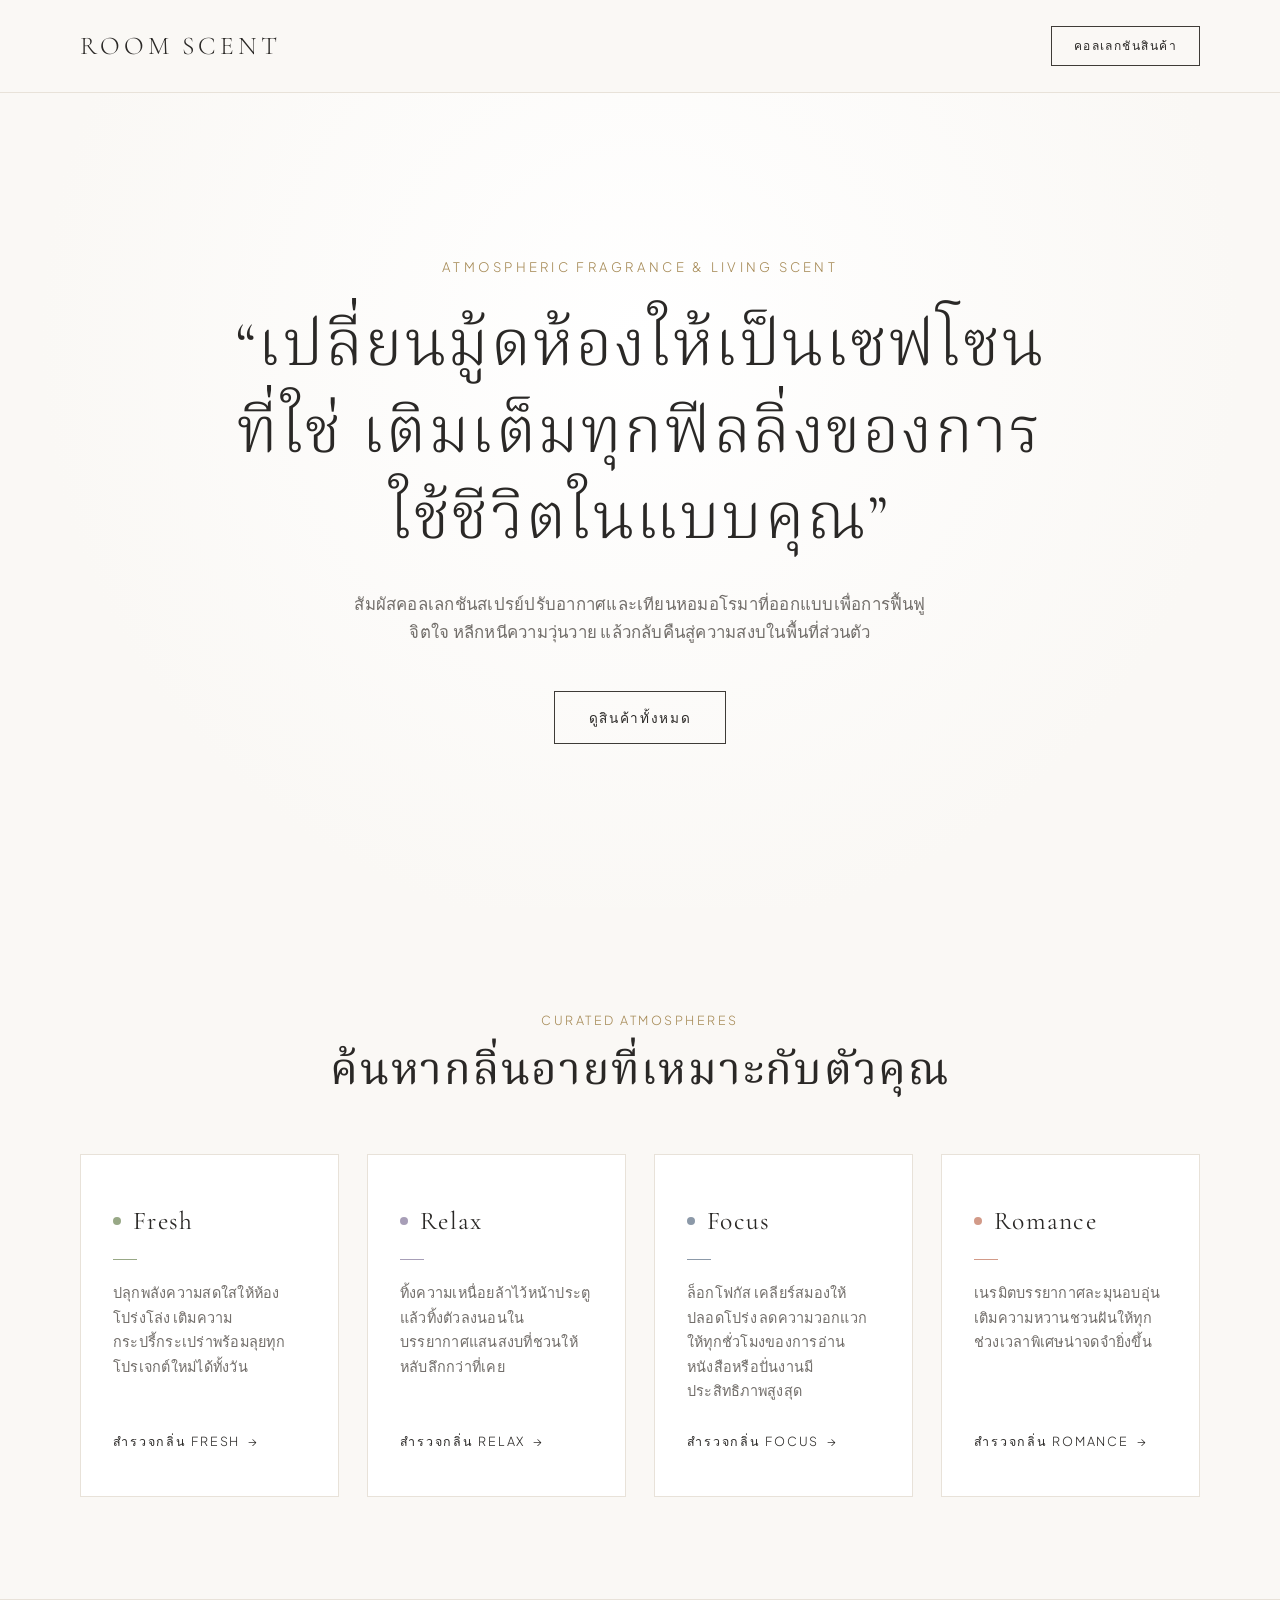
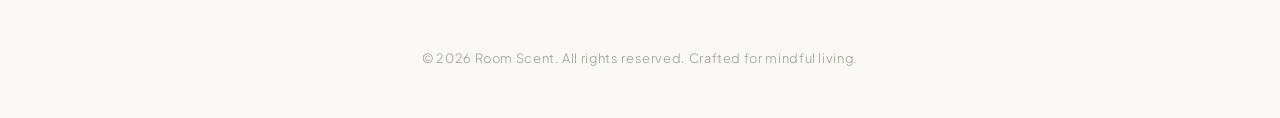
<file: index.html>
<!DOCTYPE html>
<html lang="th">
<head>
  <meta charset="UTF-8">
  <meta name="viewport" content="width=device-width, initial-scale=1.0">
  <title>Room Scent | เปลี่ยนมู้ดห้องให้เป็นเซฟโซนที่ใช่</title>
  <link rel="stylesheet" href="style.css">
  <style>
    /* Hero Section Specifics */
    .hero-section {
      min-height: calc(100vh - 85px);
      display: flex;
      align-items: center;
      justify-content: center;
      text-align: center;
      background: radial-gradient(circle at 50% 30%, #FFFFFF 0%, var(--bg-primary) 70%);
      padding: clamp(60px, 10vh, 120px) 0;
    }

    .hero-content {
      max-width: 820px;
      margin: 0 auto;
    }

    .hero-subtitle {
      font-size: 0.82rem;
      letter-spacing: 0.25em;
      text-transform: uppercase;
      color: var(--accent-bronze);
      margin-bottom: 24px;
      display: block;
    }

    .hero-title {
      font-size: clamp(2.2rem, 5.2vw, 4rem);
      font-weight: 300;
      line-height: 1.35;
      margin-bottom: 28px;
      color: var(--text-main);
    }

    .hero-desc {
      font-size: 1.05rem;
      color: var(--text-muted);
      margin-bottom: 44px;
      max-width: 600px;
      margin-left: auto;
      margin-right: auto;
      font-weight: 300;
    }

    /* Mood Grid Section */
    .section-header {
      text-align: center;
      max-width: 680px;
      margin: 0 auto 56px;
    }

    .section-subtitle {
      font-size: 0.78rem;
      letter-spacing: 0.2em;
      text-transform: uppercase;
      color: var(--accent-bronze);
      margin-bottom: 12px;
      display: block;
    }

    .mood-grid {
      display: grid;
      grid-template-columns: repeat(auto-fit, minmax(250px, 1fr));
      gap: 28px;
    }

    .mood-card {
      background-color: var(--bg-card);
      border: 1px solid var(--border-subtle);
      padding: 44px 32px;
      display: flex;
      flex-direction: column;
      position: relative;
      text-decoration: none;
      color: inherit;
      transition: var(--transition-smooth);
    }

    .mood-card:hover {
      border-color: var(--accent-gold);
      transform: translateY(-4px);
      box-shadow: 0 12px 30px rgba(0, 0, 0, 0.03);
    }

    .mood-header {
      display: flex;
      align-items: center;
      gap: 12px;
      margin-bottom: 16px;
    }

    .mood-tag-dot {
      width: 8px;
      height: 8px;
      border-radius: 50%;
      display: inline-block;
      flex-shrink: 0;
    }

    .mood-tag-dot.fresh   { background-color: var(--mood-fresh); }
    .mood-tag-dot.relax   { background-color: var(--mood-relax); }
    .mood-tag-dot.focus   { background-color: var(--mood-focus); }
    .mood-tag-dot.romance { background-color: var(--mood-romance); }

    .mood-name {
      font-family: var(--font-serif);
      font-size: 1.6rem;
      font-weight: 400;
      letter-spacing: 0.05em;
      color: var(--text-main);
    }

    .mood-accent-line {
      width: 24px;
      height: 1.5px;
      margin-bottom: 20px;
      transition: width 0.35s ease;
    }

    .mood-card:hover .mood-accent-line {
      width: 48px;
    }

    .mood-accent-line.fresh   { background-color: var(--mood-fresh); }
    .mood-accent-line.relax   { background-color: var(--mood-relax); }
    .mood-accent-line.focus   { background-color: var(--mood-focus); }
    .mood-accent-line.romance { background-color: var(--mood-romance); }

    .mood-card p {
      font-size: 0.9rem;
      line-height: 1.7;
      color: var(--text-muted);
      margin-bottom: 28px;
      flex-grow: 1;
    }

    .mood-link-text {
      font-size: 0.78rem;
      letter-spacing: 0.15em;
      text-transform: uppercase;
      color: var(--text-main);
      display: inline-flex;
      align-items: center;
      gap: 8px;
    }

    .mood-link-text::after {
      content: '→';
      transition: transform 0.25s ease;
    }

    .mood-card:hover .mood-link-text::after {
      transform: translateX(4px);
    }

    /* Footer */
    footer.site-footer {
      border-top: 1px solid var(--border-subtle);
      padding: 48px 0;
      text-align: center;
      background-color: var(--bg-primary);
    }

    footer.site-footer p {
      font-size: 0.8rem;
      color: var(--text-light);
      letter-spacing: 0.05em;
    }
  </style>
</head>
<body>

  <!-- Site Navigation -->
  <header class="site-header">
    <div class="container nav-container">
      <a href="index.html" class="brand-logo">Room Scent</a>
      <nav>
        <a href="product.html" class="btn btn-outline" style="padding: 9px 22px; font-size: 0.75rem;">คอลเลกชันสินค้า</a>
      </nav>
    </div>
  </header>

  <!-- Hero Section -->
  <section class="hero-section">
    <div class="container">
      <div class="hero-content">
        <span class="hero-subtitle">Atmospheric Fragrance &amp; Living Scent</span>
        <h1 class="hero-title">“เปลี่ยนมู้ดห้องให้เป็นเซฟโซนที่ใช่ เติมเต็มทุกฟีลลิ่งของการใช้ชีวิตในแบบคุณ”</h1>
        <p class="hero-desc">สัมผัสคอลเลกชันสเปรย์ปรับอากาศและเทียนหอมอโรมาที่ออกแบบเพื่อการฟื้นฟูจิตใจ หลีกหนีความวุ่นวาย แล้วกลับคืนสู่ความสงบในพื้นที่ส่วนตัว</p>
        <a href="product.html" class="btn btn-outline">ดูสินค้าทั้งหมด</a>
      </div>
    </div>
  </section>

  <!-- Mood Selection Section -->
  <section class="section">
    <div class="container">
      <div class="section-header">
        <span class="section-subtitle">Curated Atmospheres</span>
        <h2>ค้นหากลิ่นอายที่เหมาะกับตัวคุณ</h2>
      </div>

      <div class="mood-grid">
        <!-- Fresh Card -->
        <a href="product.html?mood=fresh" class="mood-card">
          <div class="mood-header">
            <span class="mood-tag-dot fresh"></span>
            <span class="mood-name">Fresh</span>
          </div>
          <div class="mood-accent-line fresh"></div>
          <p>ปลุกพลังความสดใสให้ห้องโปร่งโล่ง เติมความกระปรี้กระเปร่าพร้อมลุยทุกโปรเจกต์ใหม่ได้ทั้งวัน</p>
          <span class="mood-link-text">สำรวจกลิ่น Fresh</span>
        </a>

        <!-- Relax Card -->
        <a href="product.html?mood=relax" class="mood-card">
          <div class="mood-header">
            <span class="mood-tag-dot relax"></span>
            <span class="mood-name">Relax</span>
          </div>
          <div class="mood-accent-line relax"></div>
          <p>ทิ้งความเหนื่อยล้าไว้หน้าประตู แล้วทิ้งตัวลงนอนในบรรยากาศแสนสงบที่ชวนให้หลับลึกกว่าที่เคย</p>
          <span class="mood-link-text">สำรวจกลิ่น Relax</span>
        </a>

        <!-- Focus Card -->
        <a href="product.html?mood=focus" class="mood-card">
          <div class="mood-header">
            <span class="mood-tag-dot focus"></span>
            <span class="mood-name">Focus</span>
          </div>
          <div class="mood-accent-line focus"></div>
          <p>ล็อกโฟกัส เคลียร์สมองให้ปลอดโปร่ง ลดความวอกแวก ให้ทุกชั่วโมงของการอ่านหนังสือหรือปั่นงานมีประสิทธิภาพสูงสุด</p>
          <span class="mood-link-text">สำรวจกลิ่น Focus</span>
        </a>

        <!-- Romance Card -->
        <a href="product.html?mood=romance" class="mood-card">
          <div class="mood-header">
            <span class="mood-tag-dot romance"></span>
            <span class="mood-name">Romance</span>
          </div>
          <div class="mood-accent-line romance"></div>
          <p>เนรมิตบรรยากาศละมุนอบอุ่น เติมความหวานชวนฝันให้ทุกช่วงเวลาพิเศษน่าจดจำยิ่งขึ้น</p>
          <span class="mood-link-text">สำรวจกลิ่น Romance</span>
        </a>
      </div>
    </div>
  </section>

  <!-- Site Footer -->
  <footer class="site-footer">
    <div class="container">
      <p>&copy; 2026 Room Scent. All rights reserved. Crafted for mindful living.</p>
    </div>
  </footer>

  <script src="script.js"></script>
</body>
</html>
</file>
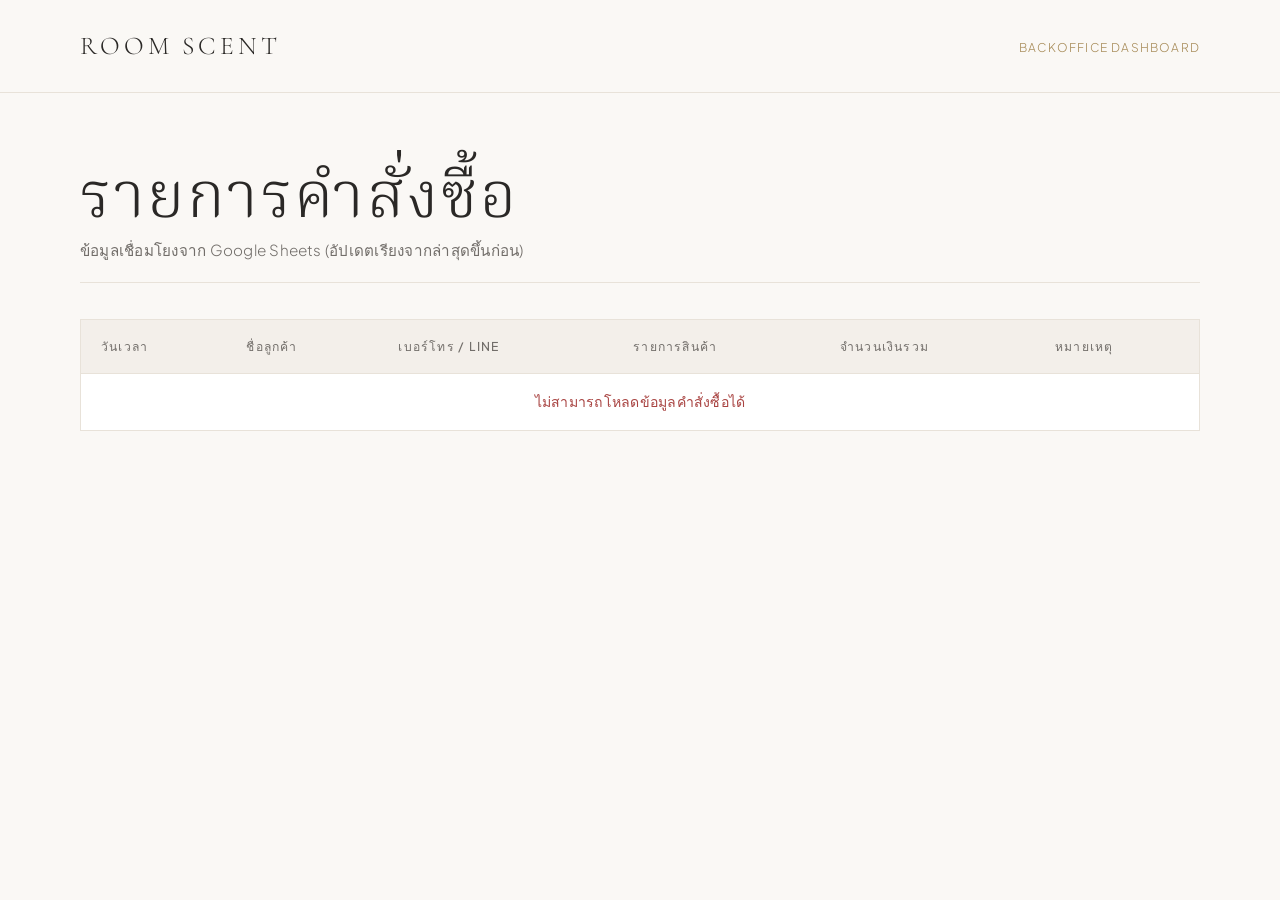
<file: admin.html>
<!DOCTYPE html>
<html lang="th">
<head>
  <meta charset="UTF-8">
  <meta name="viewport" content="width=device-width, initial-scale=1.0">
  <title>รายการคำสั่งซื้อ | Room Scent Admin</title>
  <link rel="stylesheet" href="style.css">
  <style>
    .admin-section {
      padding-top: clamp(40px, 5vw, 64px);
      padding-bottom: 80px;
    }

    .admin-header {
      margin-bottom: 36px;
      display: flex;
      justify-content: space-between;
      align-items: baseline;
      border-bottom: 1px solid var(--border-subtle);
      padding-bottom: 20px;
    }

    .table-container {
      width: 100%;
      overflow-x: auto;
      background-color: var(--bg-card);
      border: 1px solid var(--border-subtle);
    }

    #ordersTable {
      width: 100%;
      border-collapse: collapse;
      text-align: left;
      font-size: 0.88rem;
    }

    #ordersTable th,
    #ordersTable td {
      padding: 16px 20px;
      border-bottom: 1px solid var(--border-subtle);
      white-space: nowrap;
    }

    #ordersTable th {
      font-family: var(--font-sans);
      font-size: 0.76rem;
      letter-spacing: 0.1em;
      text-transform: uppercase;
      color: var(--text-muted);
      background-color: var(--bg-secondary);
      font-weight: 500;
    }

    #ordersTable td {
      color: var(--text-main);
      font-weight: 300;
    }

    #ordersTable tr:last-child td {
      border-bottom: none;
    }

    #ordersTable tr:hover td {
      background-color: rgba(243, 239, 234, 0.4);
    }
  </style>
</head>
<body>

  <!-- Site Navigation -->
  <header class="site-header">
    <div class="container nav-container">
      <a href="index.html" class="brand-logo">Room Scent</a>
      <nav>
        <span style="font-size: 0.75rem; letter-spacing: 0.1em; text-transform: uppercase; color: var(--accent-bronze);">Backoffice Dashboard</span>
      </nav>
    </div>
  </header>

  <!-- Admin Table Section -->
  <main class="admin-section">
    <div class="container">
      <div class="admin-header">
        <div>
          <h1>รายการคำสั่งซื้อ</h1>
          <p>ข้อมูลเชื่อมโยงจาก Google Sheets (อัปเดตเรียงจากล่าสุดขึ้นก่อน)</p>
        </div>
      </div>

      <div class="table-container">
        <table id="ordersTable">
          <thead>
            <tr>
              <th>วันเวลา</th>
              <th>ชื่อลูกค้า</th>
              <th>เบอร์โทร / Line</th>
              <th>รายการสินค้า</th>
              <th>จำนวนเงินรวม</th>
              <th>หมายเหตุ</th>
            </tr>
          </thead>
          <tbody>
            <!-- script.js จะนำข้อมูลจาก CSV มาเติมที่นี่ -->
          </tbody>
        </table>
      </div>
    </div>
  </main>

  <script src="script.js"></script>
</body>
</html>
</file>
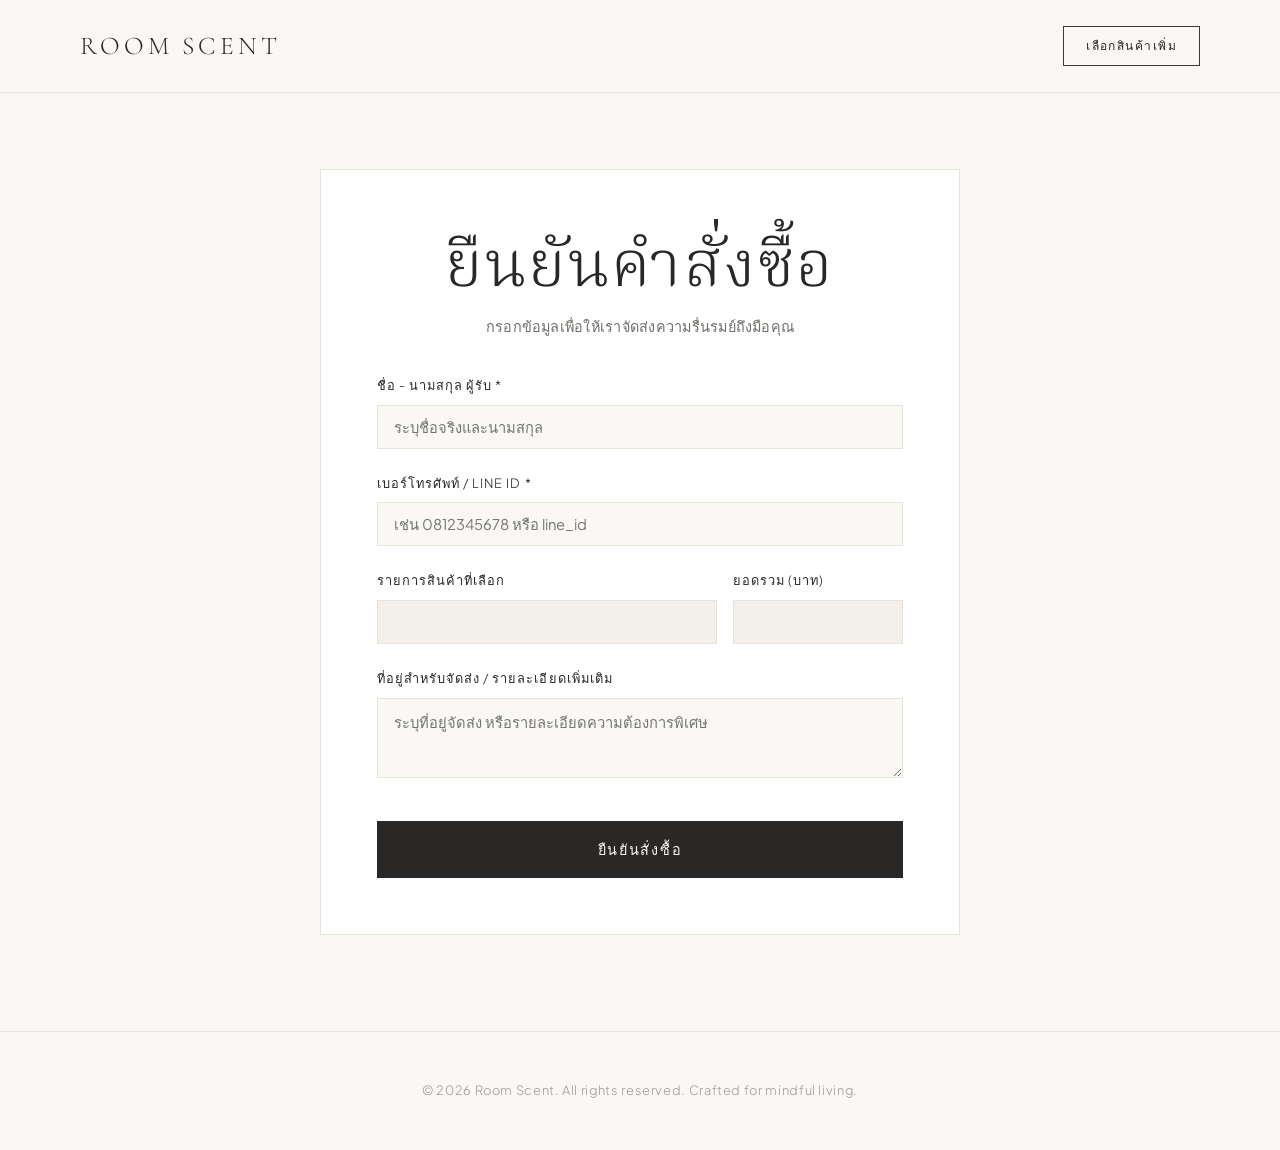
<file: order.html>
<!DOCTYPE html>
<html lang="th">
<head>
  <meta charset="UTF-8">
  <meta name="viewport" content="width=device-width, initial-scale=1.0">
  <title>สั่งซื้อสินค้า | Room Scent</title>
  <link rel="stylesheet" href="style.css">
  <style>
    .order-section {
      padding-top: clamp(48px, 6vw, 84px);
      padding-bottom: 96px;
    }

    .order-card {
      max-width: 640px;
      margin: 0 auto;
      background-color: var(--bg-card);
      border: 1px solid var(--border-subtle);
      padding: clamp(32px, 5vw, 56px);
    }

    .order-header {
      text-align: center;
      margin-bottom: 36px;
    }

    .order-header h1 {
      margin-bottom: 8px;
    }

    .order-header p {
      font-size: 0.9rem;
    }

    .form-group {
      margin-bottom: 24px;
    }

    .form-group label {
      display: block;
      font-size: 0.8rem;
      letter-spacing: 0.08em;
      text-transform: uppercase;
      color: var(--text-main);
      margin-bottom: 8px;
    }

    .form-group input,
    .form-group textarea {
      width: 100%;
      padding: 12px 16px;
      font-family: var(--font-sans);
      font-size: 0.92rem;
      color: var(--text-main);
      background-color: var(--bg-primary);
      border: 1px solid var(--border-subtle);
      border-radius: 0;
      transition: var(--transition-smooth);
    }

    .form-group input:focus,
    .form-group textarea:focus {
      outline: none;
      border-color: var(--accent-gold);
      background-color: #FFFFFF;
    }

    .form-group input[readonly] {
      background-color: var(--bg-secondary);
      color: var(--text-muted);
      cursor: not-allowed;
    }

    .form-row {
      display: grid;
      grid-template-columns: 2fr 1fr;
      gap: 16px;
    }

    .submit-btn {
      width: 100%;
      margin-top: 12px;
      padding: 16px;
      font-size: 0.9rem;
    }

    @media (max-width: 580px) {
      .form-row {
        grid-template-columns: 1fr;
        gap: 0;
      }
    }
  </style>
</head>
<body>

  <!-- Site Navigation -->
  <header class="site-header">
    <div class="container nav-container">
      <a href="index.html" class="brand-logo">Room Scent</a>
      <nav>
        <a href="product.html" class="btn btn-outline" style="padding: 9px 22px; font-size: 0.75rem;">เลือกสินค้าเพิ่ม</a>
      </nav>
    </div>
  </header>

  <!-- Order Form Section -->
  <main class="order-section">
    <div class="container">
      <div class="order-card">
        <div class="order-header">
          <h1>ยืนยันคำสั่งซื้อ</h1>
          <p>กรอกข้อมูลเพื่อให้เราจัดส่งความรื่นรมย์ถึงมือคุณ</p>
        </div>

        <form id="orderForm">
          <div class="form-group">
            <label for="customerName">ชื่อ - นามสกุล ผู้รับ *</label>
            <input type="text" id="customerName" name="customerName" required placeholder="ระบุชื่อจริงและนามสกุล">
          </div>

          <div class="form-group">
            <label for="contact">เบอร์โทรศัพท์ / LINE ID *</label>
            <input type="text" id="contact" name="contact" required placeholder="เช่น 0812345678 หรือ line_id">
          </div>

          <div class="form-row">
            <div class="form-group">
              <label for="items">รายการสินค้าที่เลือก</label>
              <input type="text" id="items" name="items" readonly required>
            </div>

            <div class="form-group">
              <label for="total">ยอดรวม (บาท)</label>
              <input type="text" id="total" name="total" readonly required>
            </div>
          </div>

          <div class="form-group">
            <label for="note">ที่อยู่สำหรับจัดส่ง / รายละเอียดเพิ่มเติม</label>
            <textarea id="note" name="note" rows="3" placeholder="ระบุที่อยู่จัดส่ง หรือรายละเอียดความต้องการพิเศษ"></textarea>
          </div>

          <button type="submit" class="btn btn-primary submit-btn">ยืนยันสั่งซื้อ</button>
        </form>
      </div>
    </div>
  </main>

  <!-- Site Footer -->
  <footer class="site-footer" style="border-top: 1px solid var(--border-subtle); padding: 48px 0; text-align: center; background-color: var(--bg-primary);">
    <div class="container">
      <p style="font-size: 0.8rem; color: var(--text-light); letter-spacing: 0.05em;">© 2026 Room Scent. All rights reserved. Crafted for mindful living.</p>
    </div>
  </footer>

  <script src="script.js"></script>
</body>
</html>
</file>
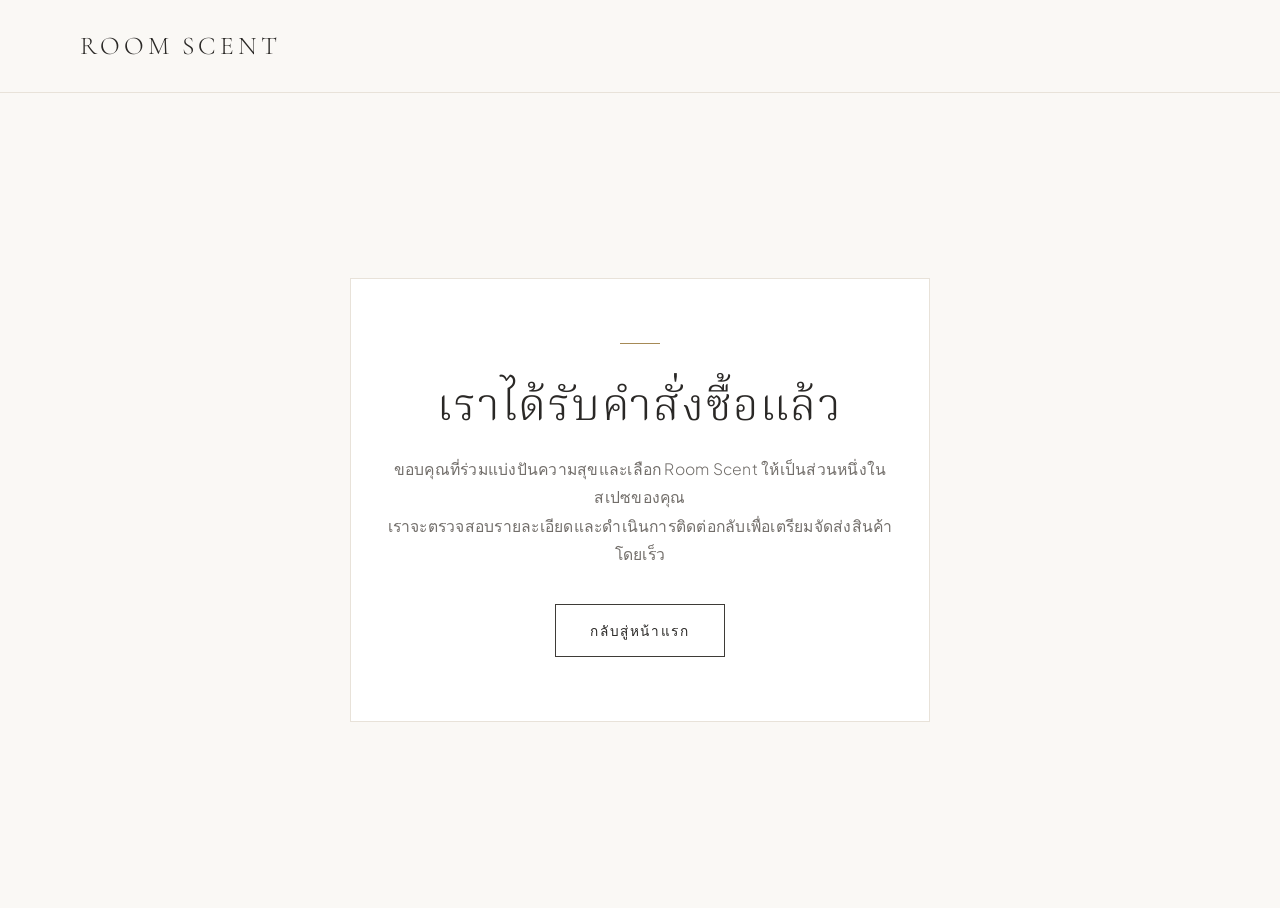
<file: thankyou.html>
<!DOCTYPE html>
<html lang="th">
<head>
  <meta charset="UTF-8">
  <meta name="viewport" content="width=device-width, initial-scale=1.0">
  <title>ขอบคุณสำหรับคำสั่งซื้อ | Room Scent</title>
  <link rel="stylesheet" href="style.css">
  <style>
    .thankyou-wrapper {
      min-height: calc(100vh - 85px);
      display: flex;
      align-items: center;
      justify-content: center;
      text-align: center;
      padding: 60px 20px;
    }

    .thankyou-card {
      max-width: 580px;
      padding: clamp(40px, 6vw, 64px) 32px;
      background-color: var(--bg-card);
      border: 1px solid var(--border-subtle);
    }

    .thankyou-card h1 {
      margin-bottom: 20px;
      font-size: clamp(2rem, 4vw, 2.8rem);
    }

    .accent-symbol {
      display: inline-block;
      width: 40px;
      height: 1px;
      background-color: var(--accent-bronze);
      margin-bottom: 28px;
    }

    .thankyou-card p {
      font-size: 0.98rem;
      line-height: 1.8;
      margin-bottom: 36px;
    }
  </style>
</head>
<body>

  <!-- Site Navigation -->
  <header class="site-header">
    <div class="container nav-container">
      <a href="index.html" class="brand-logo">Room Scent</a>
    </div>
  </header>

  <!-- Confirmation Message -->
  <main class="thankyou-wrapper">
    <div class="thankyou-card">
      <span class="accent-symbol"></span>
      <h1>เราได้รับคำสั่งซื้อแล้ว</h1>
      <p>
        ขอบคุณที่ร่วมแบ่งปันความสุขและเลือก Room Scent ให้เป็นส่วนหนึ่งในสเปซของคุณ<br>
        เราจะตรวจสอบรายละเอียดและดำเนินการติดต่อกลับเพื่อเตรียมจัดส่งสินค้าโดยเร็ว
      </p>
      <a href="index.html" class="btn btn-outline">กลับสู่หน้าแรก</a>
    </div>
  </main>

  <script src="script.js"></script>
</body>
</html>
</file>
<file: style.css>
@import url('https://fonts.googleapis.com/css2?family=Cormorant+Garamond:ital,wght@0,300;0,400;0,500;0,600;1,400&family=Plus+Jakarta+Sans:wght@300;400;500;600&family=Noto+Serif+Thai:wght@300;400;500;600&display=swap');

:root {
  /* Neutral Color Palette */
  --bg-primary: #FAF8F5;
  --bg-secondary: #F3EFEA;
  --bg-card: #FFFFFF;
  --text-main: #2A2826;
  --text-muted: #726E6A;
  --text-light: #9E9A94;

  /* Accent & Borders */
  --accent-gold: #C2A676;
  --accent-bronze: #A68A56;
  --border-subtle: #E8E2D9;
  --border-dark: #3E3B37;

  /* Subtle Mood Indicators */
  --mood-fresh: #98A886;     /* Muted Sage Mint */
  --mood-relax: #A79EB7;     /* Soft Lavender Slate */
  --mood-focus: #8C99A8;     /* Pale Slate Blue */
  --mood-romance: #D29A88;   /* Dusty Peach Blush */

  /* Typography */
  --font-serif: 'Cormorant Garamond', 'Noto Serif Thai', serif;
  --font-sans: 'Plus Jakarta Sans', -apple-system, BlinkMacSystemFont, sans-serif;

  /* Spacing */
  --space-unit: 8px;
  --container-max: 1240px;
  --transition-smooth: all 0.35s cubic-bezier(0.2, 0.8, 0.2, 1);
}

*, *::before, *::after {
  box-sizing: border-box;
  margin: 0;
  padding: 0;
}

html {
  font-size: 16px;
  scroll-behavior: smooth;
  background-color: var(--bg-primary);
  color: var(--text-main);
  -webkit-font-smoothing: antialiased;
}

body {
  font-family: var(--font-sans);
  font-weight: 300;
  line-height: 1.7;
  letter-spacing: 0.015em;
  background-color: var(--bg-primary);
}

/* Typography Defaults */
h1, h2, h3, h4, .brand-title {
  font-family: var(--font-serif);
  font-weight: 400;
  letter-spacing: 0.04em;
  color: var(--text-main);
  line-height: 1.25;
}

h1 {
  font-size: clamp(2.4rem, 5vw, 4.2rem);
  font-weight: 300;
}

h2 {
  font-size: clamp(1.8rem, 3.5vw, 2.75rem);
}

h3 {
  font-size: 1.45rem;
}

p {
  color: var(--text-muted);
  font-size: 0.95rem;
}

a {
  color: inherit;
  text-decoration: none;
  transition: var(--transition-smooth);
}

img {
  max-width: 100%;
  height: auto;
  display: block;
}

/* Layout Utilities */
.container {
  width: 90%;
  max-width: var(--container-max);
  margin-left: auto;
  margin-right: auto;
  padding-left: calc(var(--space-unit) * 2);
  padding-right: calc(var(--space-unit) * 2);
}

.section {
  padding-top: clamp(64px, 8vw, 128px);
  padding-bottom: clamp(64px, 8vw, 128px);
}

/* Header & Navigation */
header.site-header {
  position: sticky;
  top: 0;
  z-index: 100;
  background-color: rgba(250, 248, 245, 0.94);
  backdrop-filter: blur(10px);
  border-bottom: 1px solid var(--border-subtle);
  padding: 24px 0;
}

.nav-container {
  display: flex;
  justify-content: space-between;
  align-items: center;
}

.brand-logo {
  font-family: var(--font-serif);
  font-size: 1.6rem;
  letter-spacing: 0.15em;
  text-transform: uppercase;
  color: var(--text-main);
}

/* Buttons */
.btn {
  display: inline-flex;
  align-items: center;
  justify-content: center;
  padding: 14px 34px;
  font-family: var(--font-sans);
  font-size: 0.85rem;
  letter-spacing: 0.12em;
  text-transform: uppercase;
  background: transparent;
  cursor: pointer;
  border-radius: 0;
  transition: var(--transition-smooth);
}

.btn-primary {
  border: 1px solid var(--text-main);
  background-color: var(--text-main);
  color: var(--bg-primary);
}

.btn-primary:hover {
  background-color: transparent;
  color: var(--text-main);
}

.btn-outline {
  border: 1px solid var(--border-dark);
  color: var(--text-main);
}

.btn-outline:hover {
  border-color: var(--accent-bronze);
  color: var(--accent-bronze);
}

/* Product Grid & Cards */
.product-grid {
  display: grid;
  grid-template-columns: repeat(auto-fill, minmax(270px, 1fr));
  gap: clamp(24px, 3.5vw, 48px);
  margin-top: 48px;
}

.product-card {
  background-color: var(--bg-card);
  border: 1px solid var(--border-subtle);
  padding: 20px;
  position: relative;
  display: flex;
  flex-direction: column;
  transition: var(--transition-smooth);
}

.product-card:hover {
  border-color: var(--accent-gold);
  transform: translateY(-3px);
}

.product-media {
  background-color: var(--bg-secondary);
  position: relative;
  overflow: hidden;
  aspect-ratio: 4 / 5;
  margin-bottom: 20px;
}

.product-media img {
  width: 100%;
  height: 100%;
  object-fit: cover;
  transition: transform 0.6s cubic-bezier(0.2, 0.8, 0.2, 1);
}

.product-card:hover .product-media img {
  transform: scale(1.04);
}

/* Mood Indicators - Subtle Accents */
.mood-pill {
  position: absolute;
  top: 14px;
  left: 14px;
  display: inline-flex;
  align-items: center;
  gap: 6px;
  background: rgba(255, 255, 255, 0.85);
  backdrop-filter: blur(4px);
  padding: 4px 10px;
  font-size: 0.72rem;
  letter-spacing: 0.08em;
  text-transform: uppercase;
  color: var(--text-main);
}

.mood-dot {
  width: 6px;
  height: 6px;
  border-radius: 50%;
  display: inline-block;
}

.mood-fresh   .mood-dot, .dot-fresh   { background-color: var(--mood-fresh); }
.mood-relax   .mood-dot, .dot-relax   { background-color: var(--mood-relax); }
.mood-focus   .mood-dot, .dot-focus   { background-color: var(--mood-focus); }
.mood-romance .mood-dot, .dot-romance { background-color: var(--mood-romance); }

.product-info {
  display: flex;
  flex-direction: column;
  flex-grow: 1;
}

.product-meta {
  display: flex;
  justify-content: space-between;
  align-items: baseline;
  margin-bottom: 6px;
}

.product-size {
  font-size: 0.75rem;
  letter-spacing: 0.05em;
  color: var(--text-light);
  text-transform: uppercase;
}

.product-price {
  font-family: var(--font-serif);
  font-size: 1.25rem;
  color: var(--text-main);
}

.product-title {
  font-size: 1.15rem;
  margin-bottom: 8px;
}

.product-desc {
  font-size: 0.86rem;
  line-height: 1.6;
  margin-bottom: 20px;
  flex-grow: 1;
}

/* Responsive Overrides */
@media (max-width: 768px) {
  :root {
    --space-unit: 6px;
  }

  .product-grid {
    grid-template-columns: repeat(auto-fill, minmax(210px, 1fr));
    gap: 20px;
    margin-top: 32px;
  }

  .btn {
    padding: 12px 24px;
    font-size: 0.8rem;
  }
}
</file>
